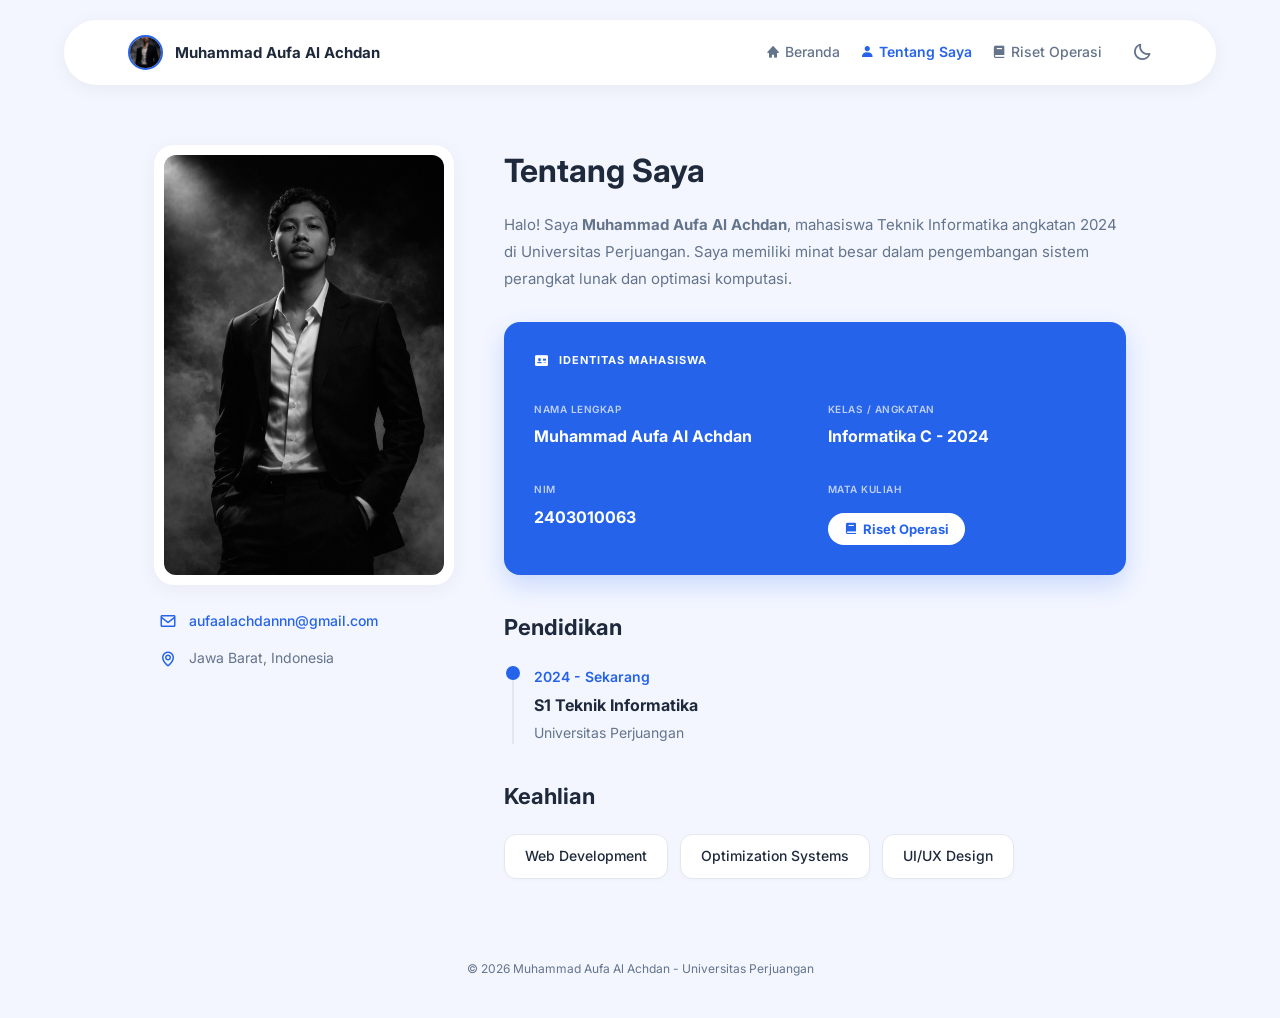
<file: profil.html>
<!DOCTYPE html>
<html lang="id">
<head>
    <meta charset="UTF-8">
    <meta name="viewport" content="width=device-width, initial-scale=1.0">
    <title>Profil | Muhammad Aufa Al Achdan</title>
    <link rel="stylesheet" href="style.css">
    <link href="https://fonts.googleapis.com/css2?family=Inter:wght@400;500;600;700;800&display=swap" rel="stylesheet">
    <link href='https://unpkg.com/boxicons@2.1.4/css/boxicons.min.css' rel='stylesheet'>
</head>
<body>
    <nav>
        <div class="nav-brand">
            <img src="Myfoto.png" class="nav-avatar" alt="Avatar">
            Muhammad Aufa Al Achdan
        </div>
        <ul class="nav-links">
            <li><a href="index.html"><i class='bx bxs-home'></i> Beranda</a></li>
            <li><a href="profil.html" class="active"><i class='bx bxs-user'></i> Tentang Saya</a></li>
            <li><a href="tugas.html"><i class='bx bxs-book'></i> Riset Operasi</a></li>
            <li><a href="#" id="theme-toggle" style="padding-left: 10px;"><i class='bx bx-moon' id="theme-icon" style="font-size: 20px;"></i></a></li>
        </ul>
    </nav>

    <div class="container">
        <div class="profile-layout">
            <div>
                <div class="profile-image-container">
                    <img src="Myfoto.png" class="profile-img-large" alt="Muhammad Aufa">
                </div>
                <div class="contact-info">
                    <div class="contact-item"><i class='bx bx-envelope'></i> <span style="color: var(--primary); font-weight: 500;">aufaalachdannn@gmail.com</span></div>
                    <div class="contact-item"><i class='bx bx-map'></i> <span>Jawa Barat, Indonesia</span></div>
                </div>
            </div>

            <div>
                <h1 style="font-size: 32px; margin-bottom: 15px;">Tentang Saya</h1>
                <p style="color: var(--text-muted); font-size: 15px; line-height: 1.8; margin-bottom: 30px;">
                    Halo! Saya <b>Muhammad Aufa Al Achdan</b>, mahasiswa Teknik Informatika angkatan 2024 di Universitas Perjuangan. Saya memiliki minat besar dalam pengembangan sistem perangkat lunak dan optimasi komputasi.
                </p>

                <div class="id-card-solid">
                    <div style="font-size: 11px; font-weight: 700; margin-bottom: 25px; letter-spacing: 1px; display: flex; align-items: center; gap: 8px;">
                        <i class='bx bxs-id-card' style="font-size: 16px;"></i> IDENTITAS MAHASISWA
                    </div>
                    <div style="display: grid; grid-template-columns: 1fr 1fr; gap: 25px;">
                        <div>
                            <small>NAMA LENGKAP</small><br>
                            <span>Muhammad Aufa Al Achdan</span>
                        </div>
                        <div>
                            <small>KELAS / ANGKATAN</small><br>
                            <span>Informatika C - 2024</span>
                        </div>
                        <div>
                            <small>NIM</small><br>
                            <span>2403010063</span>
                        </div>
                        <div>
                            <small>MATA KULIAH</small><br>
                            <div style="margin-top: 8px;">
                                <span class="badge-matkul">
                                    <i class='bx bxs-book'></i> Riset Operasi
                                </span>
                            </div>
                        </div>
                    </div>
                </div>

                <h3 style="font-size: 22px; font-weight: 700; margin: 35px 0 20px 0;">Pendidikan</h3>
                <div class="timeline-item">
                    <div class="timeline-date">2024 - Sekarang</div>
                    <div class="timeline-title">S1 Teknik Informatika</div>
                    <div class="timeline-subtitle">Universitas Perjuangan</div>
                </div>

                <h3 style="font-size: 22px; font-weight: 700; margin: 35px 0 20px 0;">Keahlian</h3>
                <div class="skills-container">
                    <div class="skill-tag">Web Development</div>
                    <div class="skill-tag">Optimization Systems</div>
                    <div class="skill-tag">UI/UX Design</div>
                </div>
            </div>
        </div>
    </div>

    <footer>&copy; 2026 Muhammad Aufa Al Achdan - Universitas Perjuangan</footer>
    <script src="script.js"></script>
</body>
</html>
</file>
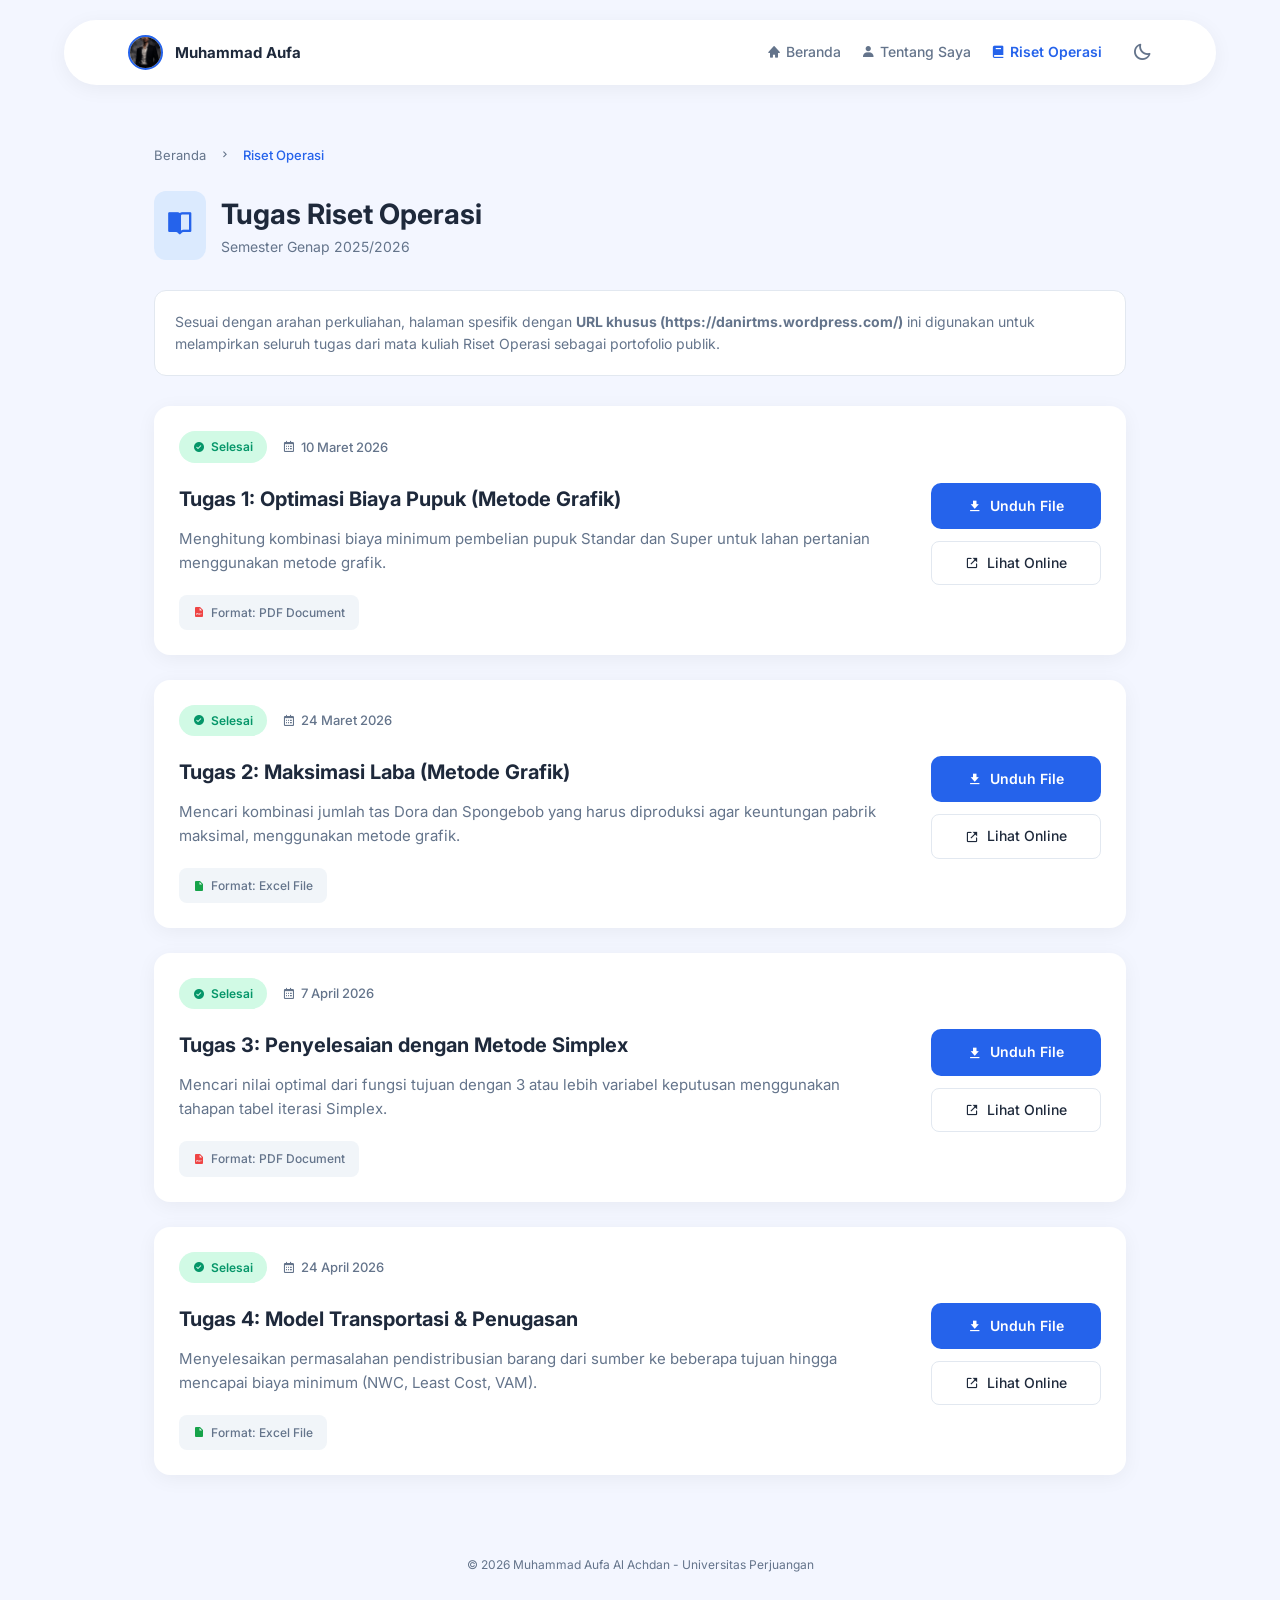
<file: tugas.html>
<!DOCTYPE html>
<html lang="id">
<head>
    <meta charset="UTF-8">
    <meta name="viewport" content="width=device-width, initial-scale=1.0">
    <title>Tugas Riset Operasi | Muhammad Aufa Al Achdan</title>
    <link rel="stylesheet" href="style.css">
    <link href="https://fonts.googleapis.com/css2?family=Inter:wght@400;500;600;700;800&display=swap" rel="stylesheet">
    <link href='https://unpkg.com/boxicons@2.1.4/css/boxicons.min.css' rel='stylesheet'>
</head>
<body>
    <!-- NAVIGASI -->
    <nav>
        <div class="nav-brand">
            <img src="Myfoto.png" class="nav-avatar" alt="Avatar">
            Muhammad Aufa
        </div>
        <ul class="nav-links">
            <li><a href="index.html"><i class='bx bxs-home'></i> Beranda</a></li>
            <li><a href="profil.html"><i class='bx bxs-user'></i> Tentang Saya</a></li>
            <li><a href="tugas.html" class="active"><i class='bx bxs-book'></i> Riset Operasi</a></li>
            <li><a href="#" id="theme-toggle" style="padding-left: 10px;"><i class='bx bx-moon' id="theme-icon" style="font-size: 20px;"></i></a></li>
        </ul>
    </nav>

    <!-- KONTEN UTAMA -->
    <div class="container">
        <!-- Breadcrumb -->
        <div class="breadcrumb"><a href="index.html" class="breadcrumb-link">Beranda</a> &nbsp; <i class='bx bx-chevron-right'></i> &nbsp; <span>Riset Operasi</span></div>

        <!-- Header Halaman -->
        <div class="page-header">
            <div class="page-icon"><i class='bx bxs-book-open'></i></div>
            <div>
                <h1 style="font-size: 28px; margin: 0;">Tugas Riset Operasi</h1>
                <p style="color: var(--text-muted); font-size: 14px;">Semester Genap 2025/2026</p>
            </div>
        </div>

        <div class="instruction-box">
            Sesuai dengan arahan perkuliahan, halaman spesifik dengan <b>URL khusus (https://danirtms.wordpress.com/)</b> ini digunakan untuk melampirkan seluruh tugas dari mata kuliah Riset Operasi sebagai portofolio publik.
        </div>

        <div class="task-card-container">
            
            <!-- TUGAS 1 -->
            <div class="card">
                <div class="task-card-header">
                    <span class="status-badge status-selesai"><i class='bx bxs-check-circle'></i> Selesai</span>
                    <span class="date-info"><i class='bx bx-calendar'></i> 10 Maret 2026</span>
                </div>
                <div class="task-content-wrapper">
                    <div class="task-text-content">
                        <h3 class="task-title">Tugas 1: Optimasi Biaya Pupuk (Metode Grafik)</h3>
                        <p class="task-desc">Menghitung kombinasi biaya minimum pembelian pupuk Standar dan Super untuk lahan pertanian menggunakan metode grafik.</p>
                        <div class="file-format"><i class='bx bxs-file-pdf' style="color: #ef4444;"></i> Format: PDF Document</div>
                    </div>
                    <div class="btn-action-group">
                        <a href="https://drive.google.com/drive/folders/1xuLRqrKnN4GGfpXsRwCwjVW9lMC6bcnK?usp=drive_link" target="_blank" class="btn-primary"><i class='bx bxs-download'></i> Unduh File</a>
                        <a href="https://drive.google.com/drive/folders/1xuLRqrKnN4GGfpXsRwCwjVW9lMC6bcnK?usp=drive_link" target="_blank" class="btn-outline"><i class='bx bx-link-external'></i> Lihat Online</a>
                    </div>
                </div>
            </div>

            <!-- TUGAS 2 -->
            <div class="card">
                <div class="task-card-header">
                    <span class="status-badge status-selesai"><i class='bx bxs-check-circle'></i> Selesai</span>
                    <span class="date-info"><i class='bx bx-calendar'></i> 24 Maret 2026</span>
                </div>
                <div class="task-content-wrapper">
                    <div class="task-text-content">
                        <h3 class="task-title">Tugas 2: Maksimasi Laba (Metode Grafik)</h3>
                        <p class="task-desc">Mencari kombinasi jumlah tas Dora dan Spongebob yang harus diproduksi agar keuntungan pabrik maksimal, menggunakan metode grafik.</p>
                        <div class="file-format"><i class='bx bxs-file-blank' style="color: #16a34a;"></i> Format: Excel File</div>
                    </div>
                    <div class="btn-action-group">
                        <a href="https://docs.google.com/spreadsheets/d/1PBftCunqJXSxtPm0znaMC0Zujz8JCcH3/edit?usp=drive_link&ouid=103434720694833443233&rtpof=true&sd=true" target="_blank" class="btn-primary"><i class='bx bxs-download'></i> Unduh File</a>
                        <a href="https://docs.google.com/spreadsheets/d/1PBftCunqJXSxtPm0znaMC0Zujz8JCcH3/edit?usp=drive_link&ouid=103434720694833443233&rtpof=true&sd=true" target="_blank" class="btn-outline"><i class='bx bx-link-external'></i> Lihat Online</a>
                    </div>
                </div>
            </div>

            <!-- TUGAS 3 -->
            <div class="card">
                <div class="task-card-header">
                    <span class="status-badge status-selesai"><i class='bx bxs-check-circle'></i> Selesai</span>
                    <span class="date-info"><i class='bx bx-calendar'></i> 7 April 2026</span>
                </div>
                <div class="task-content-wrapper">
                    <div class="task-text-content">
                        <h3 class="task-title">Tugas 3: Penyelesaian dengan Metode Simplex</h3>
                        <p class="task-desc">Mencari nilai optimal dari fungsi tujuan dengan 3 atau lebih variabel keputusan menggunakan tahapan tabel iterasi Simplex.</p>
                        <div class="file-format"><i class='bx bxs-file-pdf' style="color: #ef4444;"></i> Format: PDF Document</div>
                    </div>
                    <div class="btn-action-group">
                        <a href="https://drive.google.com/file/d/1pxWKepgxoARpJP9cfUx5ssKB5JWTMUt6/view?usp=drive_link" target="_blank" class="btn-primary"><i class='bx bxs-download'></i> Unduh File</a>
                        <a href="https://drive.google.com/file/d/1pxWKepgxoARpJP9cfUx5ssKB5JWTMUt6/view?usp=drive_link" target="_blank" class="btn-outline"><i class='bx bx-link-external'></i> Lihat Online</a>
                    </div>
                </div>
            </div>
            
            <!-- TUGAS 4 -->
            <div class="card">
                <div class="task-card-header">
                    <span class="status-badge status-selesai"><i class='bx bxs-check-circle'></i> Selesai</span>
                    <span class="date-info"><i class='bx bx-calendar'></i> 24 April 2026</span>
                </div>
                <div class="task-content-wrapper">
                    <div class="task-text-content">
                        <h3 class="task-title">Tugas 4: Model Transportasi & Penugasan</h3>
                        <p class="task-desc">Menyelesaikan permasalahan pendistribusian barang dari sumber ke beberapa tujuan hingga mencapai biaya minimum (NWC, Least Cost, VAM).</p>
                        <div class="file-format"><i class='bx bxs-file-blank' style="color: #16a34a;"></i> Format: Excel File</div>
                    </div>
                    <div class="btn-action-group">
                        <a href="https://docs.google.com/spreadsheets/d/1elgdmeNGdNktaPdY4VSTbDz8iECvGS-c/edit?usp=drive_link&ouid=103434720694833443233&rtpof=true&sd=true" target="_blank" class="btn-primary"><i class='bx bxs-download'></i> Unduh File</a>
                        <a href="https://docs.google.com/spreadsheets/d/1elgdmeNGdNktaPdY4VSTbDz8iECvGS-c/edit?usp=drive_link&ouid=103434720694833443233&rtpof=true&sd=true" target="_blank" class="btn-outline"><i class='bx bx-link-external'></i> Lihat Online</a>
                    </div>
                </div>
            </div>

        </div>
    </div>

    <!-- FOOTER -->
    <footer>&copy; 2026 Muhammad Aufa Al Achdan - Universitas Perjuangan</footer>
    
    <!-- Script -->
    <script src="script.js"></script>
</body>
</html>
</file>
<file: style.css>
/* =========================================
   VARIABEL WARNA & PENGATURAN DASAR
========================================= */
:root {
    --primary: #2563eb;
    --bg-body: #f3f6ff;
    --bg-card: #ffffff;
    --text-main: #1e293b;
    --text-muted: #64748b;
    --radius: 16px;
    --shadow: 0 4px 20px rgba(0, 0, 0, 0.05);
}

body.dark-mode {
    --bg-body: #0f172a;
    --bg-card: #1e293b;
    --text-main: #f8fafc;
    --text-muted: #94a3b8;
}

* {
    margin: 0; padding: 0; box-sizing: border-box;
    font-family: 'Inter', sans-serif;
}

body {
    background-color: var(--bg-body);
    color: var(--text-main);
    line-height: 1.6;
    transition: background-color 0.3s, color 0.3s;
    overflow-x: hidden;
}

/* =========================================
   NAVIGASI
========================================= */
nav {
    display: flex; justify-content: space-between; align-items: center;
    padding: 15px 5%; background: var(--bg-card); margin: 20px 5%;
    border-radius: 50px; box-shadow: var(--shadow); position: sticky;
    top: 20px; z-index: 1000; transition: 0.3s;
}

.nav-brand { display: flex; align-items: center; gap: 12px; font-weight: 700; font-size: 15px; }
.nav-avatar { width: 35px; height: 35px; border-radius: 50%; object-fit: cover; border: 2px solid var(--primary); }
.nav-links { display: flex; gap: 20px; list-style: none; align-items: center; }
.nav-links a { text-decoration: none; color: var(--text-muted); font-size: 14px; font-weight: 500; display: flex; align-items: center; gap: 5px; transition: 0.3s; }
.nav-links a:hover, .nav-links a.active { color: var(--primary); font-weight: 600; }

/* =========================================
   KOMPONEN UMUM
========================================= */
.container { padding: 40px 5%; max-width: 1100px; margin: auto; }
.card { background: var(--bg-card); padding: 25px; border-radius: var(--radius); box-shadow: var(--shadow); transition: 0.3s; }
.btn-primary { background: var(--primary); color: white; padding: 12px 25px; border-radius: 10px; text-decoration: none; font-weight: 600; display: inline-flex; align-items: center; justify-content: center; gap: 8px; transition: 0.3s; font-size: 14px;}
.btn-primary:hover { background: #1e40af; transform: translateY(-3px); }
.btn-outline { background: transparent; border: 1px solid #e2e8f0; color: var(--text-main); padding: 10px 20px; border-radius: 8px; font-weight: 500; text-decoration: none; display: inline-flex; justify-content: center; align-items: center; gap: 8px; transition: 0.3s; font-size: 14px; }
.btn-outline:hover { background: var(--bg-body); border-color: var(--primary); }
.btn-disabled { opacity: 0.5; pointer-events: none; }
footer { text-align: center; padding: 40px; color: var(--text-muted); font-size: 12px; }

/* =========================================
   HALAMAN BERANDA
========================================= */
.hero-container { display: grid; grid-template-columns: 1.2fr 1fr; gap: 60px; align-items: center; padding: 40px 0; }
.welcome-badge { background: #dbeafe; color: var(--primary); padding: 6px 16px; border-radius: 20px; font-size: 12px; font-weight: 600; display: inline-block; margin-bottom: 20px; }
.hero-title { font-size: 42px; font-weight: 800; line-height: 1.2; margin-bottom: 25px; }
.hero-title span { color: var(--primary); }
.hero-desc { color: var(--text-muted); font-size: 15px; margin-bottom: 35px; max-width: 90%; }
.btn-group { display: flex; gap: 15px; margin-bottom: 35px; }
.btn-white { background: var(--bg-card); color: var(--text-main); border: 1px solid #e2e8f0; padding: 12px 25px; border-radius: 10px; text-decoration: none; font-weight: 500; display: inline-flex; justify-content: center; align-items: center; transition: 0.3s; }
.btn-white:hover { border-color: var(--primary); color: var(--primary); }

.social-group { display: flex; gap: 15px; }
.social-btn { width: 40px; height: 40px; background: var(--bg-card); border: 1px solid #e2e8f0; border-radius: 50%; display: flex; justify-content: center; align-items: center; color: var(--text-muted); font-size: 18px; text-decoration: none; transition: 0.3s; }
.social-btn:hover { color: var(--primary); border-color: var(--primary); transform: translateY(-3px);}

.hero-image-wrapper { position: relative; }
.main-hero-img { width: 100%; border-radius: 24px; box-shadow: 0 20px 40px rgba(0,0,0,0.08); }
.floating-task-card { position: absolute; bottom: -20px; left: -30px; background: var(--bg-card); padding: 15px 25px; border-radius: 15px; box-shadow: 0 10px 30px rgba(0,0,0,0.08); display: flex; align-items: center; gap: 15px; text-decoration: none; animation: float 4s ease-in-out infinite; transition: 0.3s; z-index: 10; }
.floating-task-card:hover { transform: scale(1.05); box-shadow: 0 15px 40px rgba(37, 99, 235, 0.15); }
@keyframes float { 0% { transform: translateY(0px); } 50% { transform: translateY(-12px); } 100% { transform: translateY(0px); } }
.icon-green { background: #dcfce7; color: #166534; width: 40px; height: 40px; border-radius: 10px; display: flex; justify-content: center; align-items: center; font-size: 20px; }

.info-academic { margin-top: 80px; text-align: center; }
.info-academic h3 { margin-bottom: 10px; font-size: 26px; color: var(--text-main); }
.info-desc { color: var(--text-muted); font-size: 15px; max-width: 600px; margin: 0 auto 40px auto; line-height: 1.6; }
.info-grid { display: grid; grid-template-columns: repeat(3, 1fr); gap: 20px; }
.info-card { display: flex; flex-direction: column; justify-content: center; align-items: center; padding: 35px 20px; text-align: center; }
.info-card small { color: var(--primary); font-weight: 500; font-size: 13px; margin-bottom: 12px; text-transform: uppercase; }
.info-card .info-main { font-weight: 700; font-size: 18px; color: var(--text-main); margin-bottom: 5px; }

.focus-section { margin-top: 60px; background: var(--bg-card); padding: 40px; border-radius: var(--radius); box-shadow: var(--shadow); display: flex; align-items: center; justify-content: space-between; position: relative; overflow: hidden; }
.focus-content { position: relative; z-index: 2; }
.focus-icon-bg { position: absolute; right: -20px; bottom: -40px; font-size: 200px; color: var(--primary); opacity: 0.05; z-index: 1; }
.tools-section { margin-top: 60px; margin-bottom: 40px; }
.tools-grid { display: flex; justify-content: center; gap: 15px; flex-wrap: wrap; }
.tool-card { background: var(--bg-card); border: 1px solid #e2e8f0; padding: 12px 25px; border-radius: 12px; display: flex; align-items: center; gap: 10px; font-weight: 600; font-size: 14px; box-shadow: 0 4px 6px rgba(0,0,0,0.02); transition: 0.3s; }
.tool-card:hover { transform: translateY(-5px); border-color: var(--primary); }

/* =========================================
   HALAMAN PROFIL
========================================= */
.profile-layout { display: grid; grid-template-columns: 300px 1fr; gap: 50px; align-items: start; }
.profile-image-container { background: var(--bg-card); padding: 10px; border-radius: 20px; box-shadow: var(--shadow); }
.profile-img-large { width: 100%; border-radius: 12px; display: block; filter: grayscale(100%); transition: 0.3s; }
.profile-img-large:hover { filter: grayscale(0%); }

.contact-info { margin-top: 25px; display: flex; flex-direction: column; gap: 15px; padding-left: 5px; }
.contact-item { display: flex; align-items: center; gap: 12px; font-size: 14px; color: var(--text-muted); }
.contact-item i { color: var(--primary); font-size: 18px; }

.id-card-solid { background: #2563eb; color: white; padding: 30px; border-radius: 16px; box-shadow: 0 10px 25px rgba(37, 99, 235, 0.2); }
.id-card-solid small { font-size: 10px; color: rgba(255, 255, 255, 0.7); font-weight: 600; text-transform: uppercase; letter-spacing: 0.5px; }
.id-card-solid span { font-weight: 700; font-size: 16px; color: #ffffff; display: block; margin-top: 4px; }

/* Badge Mata Kuliah (Pill Shape) */
.badge-matkul { 
    background: #ffffff; 
    color: #2563eb !important; 
    padding: 6px 16px; 
    border-radius: 50px; 
    font-size: 13px !important; 
    font-weight: 700 !important; 
    display: inline-flex !important; 
    align-items: center; 
    gap: 6px; 
}

.timeline-item { border-left: 2px solid #e2e8f0; padding-left: 20px; position: relative; margin-left: 8px; margin-bottom: 20px; }
.timeline-item::before { content: ''; position: absolute; left: -8px; top: 0; width: 14px; height: 14px; background: var(--primary); border-radius: 50%; }
.timeline-date { font-size: 14px; color: var(--primary); font-weight: 600; margin-bottom: 5px; }
.timeline-title { font-weight: 700; font-size: 16px; color: var(--text-main); }
.timeline-subtitle { color: var(--text-muted); font-size: 14px; margin-top: 3px; }

.skills-container { display: flex; flex-wrap: wrap; gap: 12px; }
.skill-tag { background: var(--bg-card); border: 1px solid #e2e8f0; padding: 10px 20px; border-radius: 12px; font-size: 14px; font-weight: 500; color: var(--text-main); box-shadow: 0 2px 4px rgba(0,0,0,0.02); }

/* =========================================
   HALAMAN TUGAS (UPDATED SESUAI DESAIN)
========================================= */
.task-card-container { display: flex; flex-direction: column; gap: 25px; }
.breadcrumb { font-size: 13px; color: var(--text-muted); margin-bottom: 25px; }
.breadcrumb span { color: var(--primary); font-weight: 500; }
.breadcrumb-link { color: var(--text-muted); text-decoration: none; transition: 0.3s; }
.breadcrumb-link:hover { color: var(--primary); }

.page-header { display: flex; align-items: center; gap: 15px; margin-bottom: 30px; }
.page-icon { background: #dbeafe; color: var(--primary); padding: 12px; border-radius: 12px; font-size: 28px; }
.instruction-box { background: var(--bg-card); padding: 20px; border-radius: 12px; border: 1px solid #e2e8f0; margin-bottom: 30px; font-size: 14px; color: var(--text-muted); line-height: 1.6;}

.task-card-header { display: flex; align-items: center; gap: 15px; margin-bottom: 20px; }
.status-badge { padding: 6px 14px; border-radius: 20px; font-size: 12px; font-weight: 600; display: inline-flex; align-items: center; gap: 6px; }
.status-selesai { background: #d1fae5; color: #059669; }
.status-proses { background: #fef08a; color: #854d0e; }
.date-info { font-size: 13px; color: var(--text-muted); display: flex; align-items: center; gap: 6px; font-weight: 500;}

.task-content-wrapper { display: flex; justify-content: space-between; align-items: flex-start; }
.task-text-content { flex: 1; padding-right: 40px; }
.task-title { font-size: 20px; font-weight: 700; margin-bottom: 12px; color: var(--text-main); }
.task-desc { color: var(--text-muted); font-size: 15px; line-height: 1.6; margin-bottom: 20px; }

.file-format { background: #f1f5f9; padding: 8px 14px; border-radius: 8px; font-size: 12px; color: var(--text-muted); font-weight: 500; display: inline-flex; align-items: center; gap: 6px; }
.btn-action-group { display: flex; flex-direction: column; gap: 12px; min-width: 170px; }

/* Tombol Khusus Disabled (Tugas Belum Selesai) */
.btn-disabled-blue {
    background: #93c5fd !important; /* Biru pudar */
    color: white !important;
    cursor: not-allowed;
    pointer-events: none;
}
.btn-disabled-outline {
    border-color: #e2e8f0 !important;
    color: #94a3b8 !important;
    cursor: not-allowed;
    pointer-events: none;
}

/* Dark Mode Adjustment for Tasks */
body.dark-mode .status-selesai { background: rgba(5, 150, 105, 0.2); color: #34d399; }
body.dark-mode .status-proses { background: rgba(133, 77, 14, 0.2); color: #fde047; }
body.dark-mode .btn-disabled-blue { background: #334155 !important; color: #64748b !important; }
body.dark-mode .btn-disabled-outline { border-color: #334155 !important; color: #64748b !important; }
/* =========================================
   DARK MODE
========================================= */
body.dark-mode .btn-white, body.dark-mode .social-btn, body.dark-mode .btn-outline, body.dark-mode .tool-card, body.dark-mode .skill-tag, body.dark-mode .instruction-box { border-color: #334155; }
body.dark-mode .timeline-item { border-color: #334155; }
body.dark-mode .file-format { background: #334155; color: #e2e8f0; }
body.dark-mode .focus-icon-bg { opacity: 0.02; }
body.dark-mode .id-card-solid { background: #1d4ed8; }
body.dark-mode .profile-image-container { background: var(--bg-card); border: 1px solid #334155; }

/* =========================================
   RESPONSIVE MOBILE (HP)
========================================= */
@media (max-width: 768px) {
    nav { flex-direction: column; padding: 15px; border-radius: 20px; gap: 15px; margin: 10px 5%; }
    .nav-links { flex-wrap: wrap; justify-content: center; width: 100%; gap: 15px; }
    .hero-container { grid-template-columns: 1fr; gap: 40px; text-align: center; }
    .hero-title { font-size: 32px; }
    .hero-desc { max-width: 100%; }
    .btn-group, .social-group { justify-content: center; flex-wrap: wrap; }
    
    .floating-task-card { left: 50%; transform: translateX(-50%); bottom: -30px; width: 90%; justify-content: center; }
    @keyframes float { 0% { transform: translate(-50%, 0px); } 50% { transform: translate(-50%, -10px); } 100% { transform: translate(-50%, 0px); } }

    .info-grid { grid-template-columns: 1fr; }
    .focus-section { flex-direction: column; text-align: center; padding: 30px 20px; }
    .focus-icon-bg { right: 50%; transform: translateX(50%); font-size: 150px; }
    
    .profile-layout { grid-template-columns: 1fr; gap: 30px; }
    .id-card-solid > div { grid-template-columns: 1fr !important; gap: 15px !important; }

    .task-content-wrapper { flex-direction: column; }
    .task-text-content { padding-right: 0; margin-bottom: 20px; }
    .btn-action-group { width: 100%; flex-direction: row; flex-wrap: wrap; gap: 10px; }
    .btn-action-group a { flex: 1; min-width: 140px; }
}
</file>
